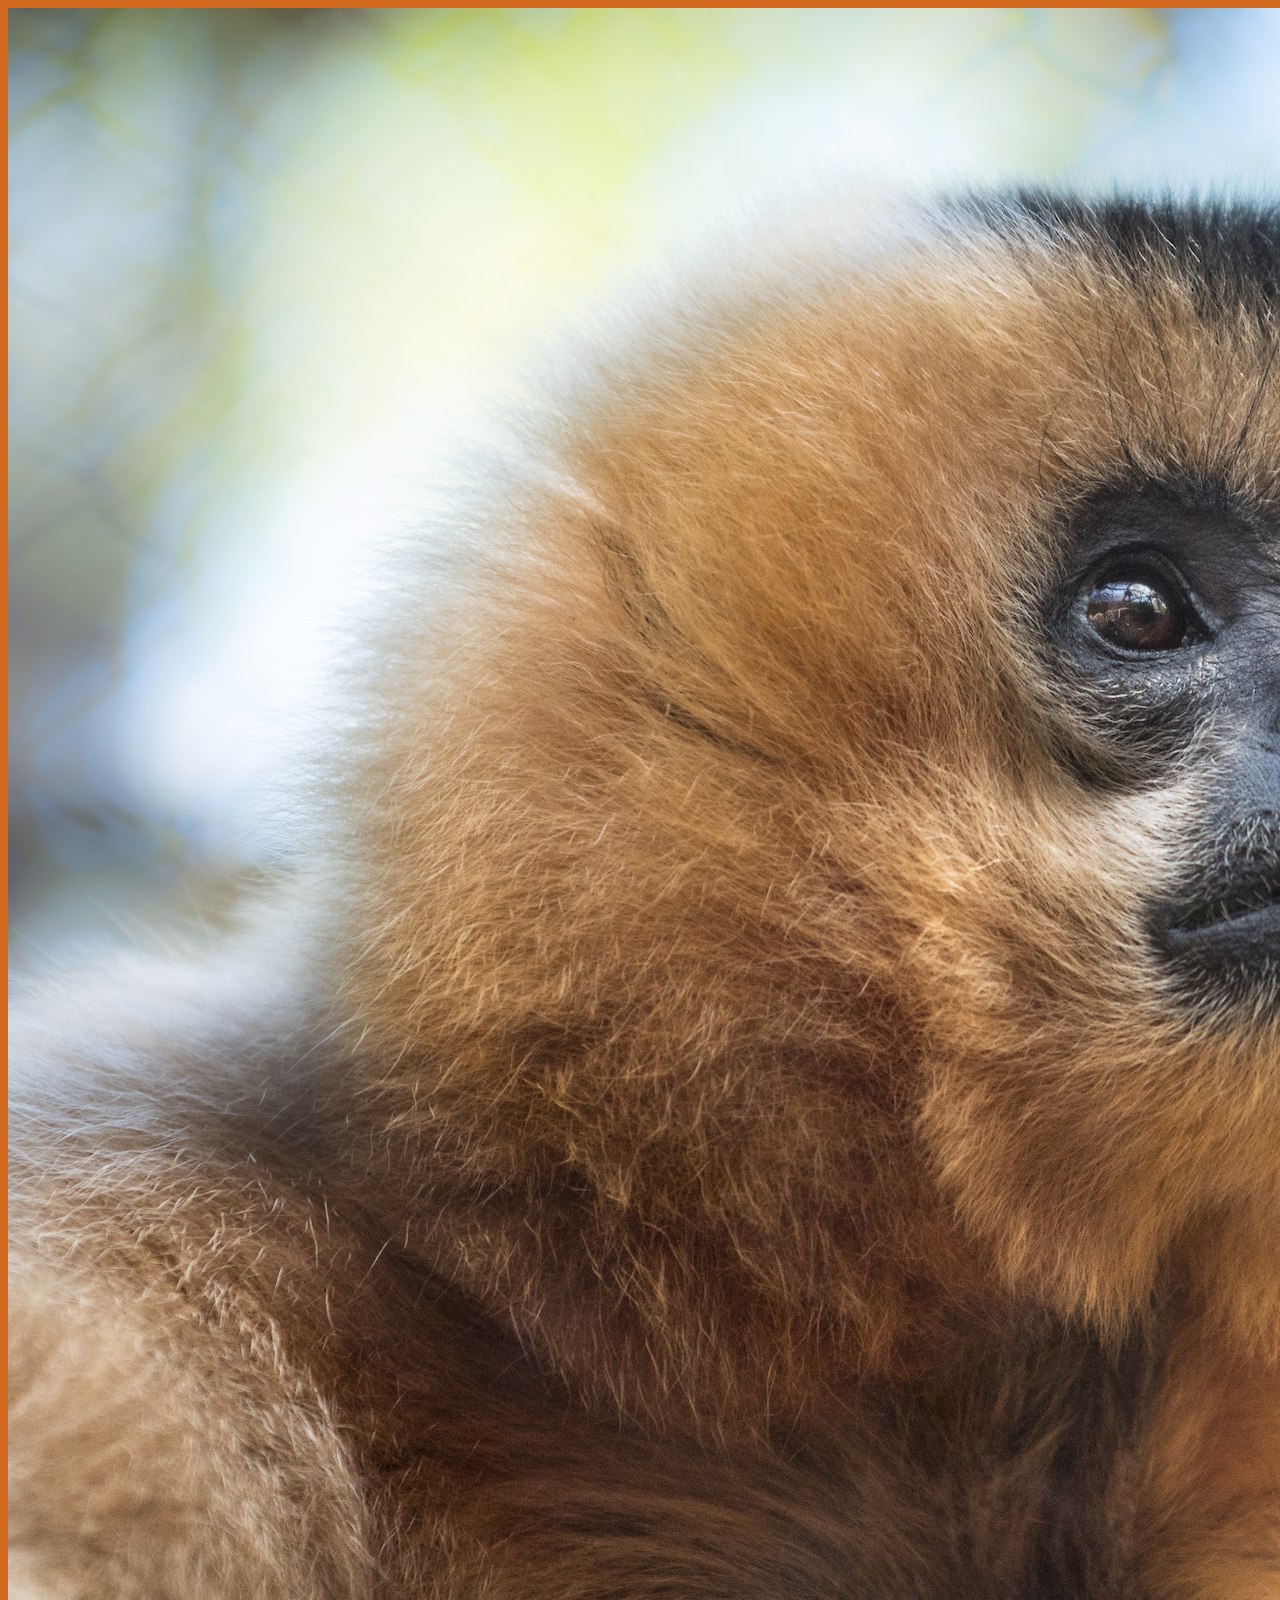
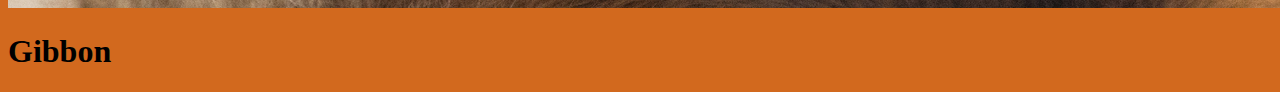
<file: index.html>
<!DOCTYPE html>
<html>
<head>
    <meta charset="UTF-8">
    <meta name="viewport" content="width=device-width, initial-scale=1.0">
    <title>Gibbon</title>
    <link rel="icon" href="./img/gibbon-icon.PNG">
    <link rel="stylesheet" href="./css/style.css?v=2">
</head>
<body>
    
    <!-- header -->
    <header>
        <img src="./img/Gibbon-Golden.jpg" alt="Picture of a Gibbon">
        <h1>Gibbon</h1>
        
    </header>
    <!-- main -->
    <main>


    </main>
    <!-- footer -->
    <footer>


    </footer>
</body>
</html>
</file>
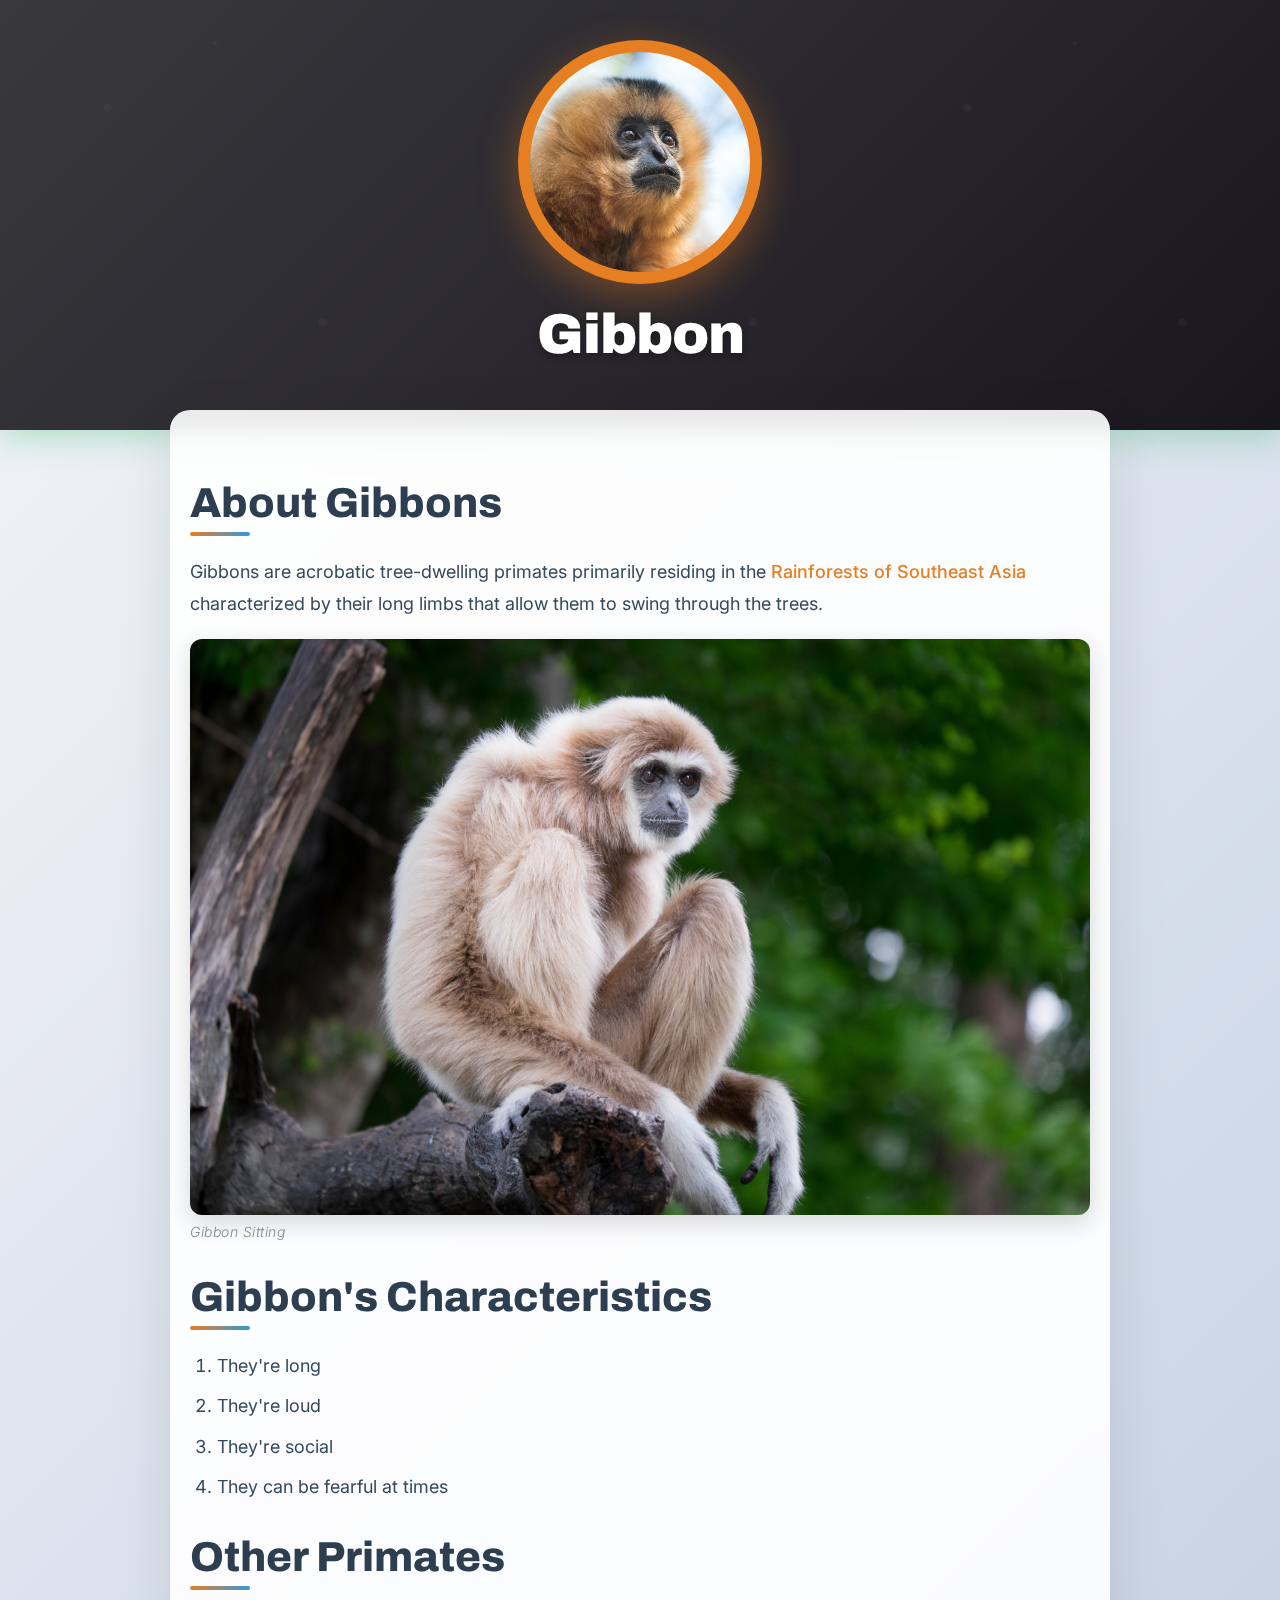
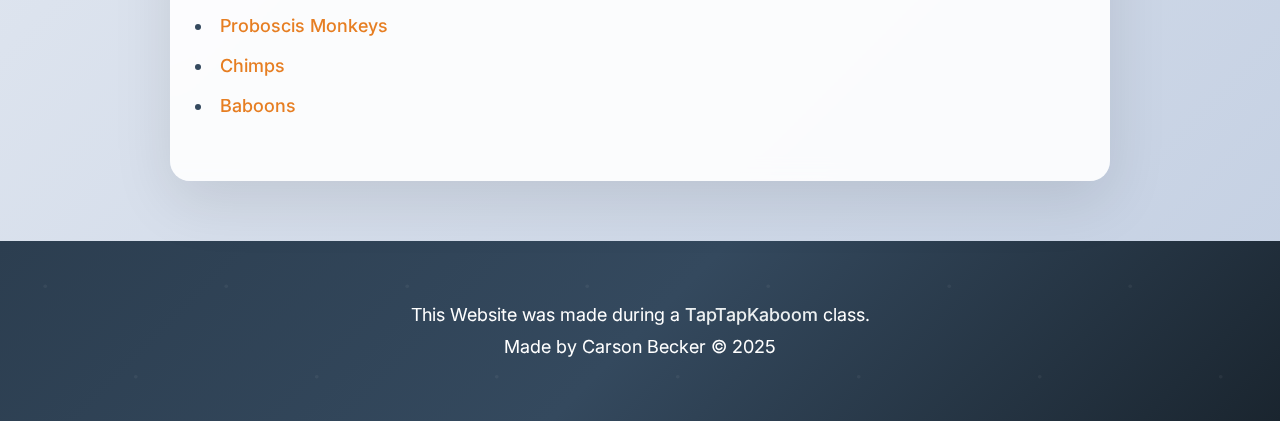
<file: gibbon2.html>
<!DOCTYPE html>
<html>
<head>
    <meta charset="UTF-8">
    <meta name="viewport" content="width=device-width, user-scalable=no, initial-scale=1.0">
    <title>Gibbon</title>
    <link rel="icon" href="./img/gibbon-icon.PNG">
    <link rel="stylesheet" href="./css/style2.css">
</head>
<body>
    
    <!-- header -->
    <header>
        <div class="pfp"></div>
        <h1>Gibbon</h1>

    </header>
    <!-- main -->
    <main>
        <h2>About Gibbons</h2>
        <p>Gibbons are acrobatic tree-dwelling primates primarily residing in the<a href="https://www.britannica.com/place/Southeast-Asia/Plant-life" target="_blank"> Rainforests of Southeast Asia </a>characterized by their long limbs that allow them to swing through the trees.</p>
        <img src="./img/gibbon-sitting.jpg" alt="Gibbon Sitting">
        <p class="cap">Gibbon Sitting</p>
        <h2> Gibbon's Characteristics</h2>
        <ol>
            <li>They're long</li>
            <li>They're loud</li>
            <li>They're social</li>
            <li>They can be fearful at times</li>
        </ol>
        <h2>Other Primates</h2>
        <ul>
            <li><a href="./proboscis.html">Proboscis Monkeys</a></li>
            <li><a href="https://en.wikipedia.org/wiki/Chimpanzee" target="_blank">Chimps</a></li>
            <li><a href="https://en.wikipedia.org/wiki/Baboon" target="_blank">Baboons</a></li>
        </ul>
    </main>
    <!-- footer -->
    <footer>
        <div class="content">
        <p>This Website was made during a <a href="https://www.taptapkaboom.com" target="_blank">TapTapKaboom</a> class. <br>Made by Carson Becker &#169; 2025</p>
        </div>
    </footer>
</body>
</html>
</file>
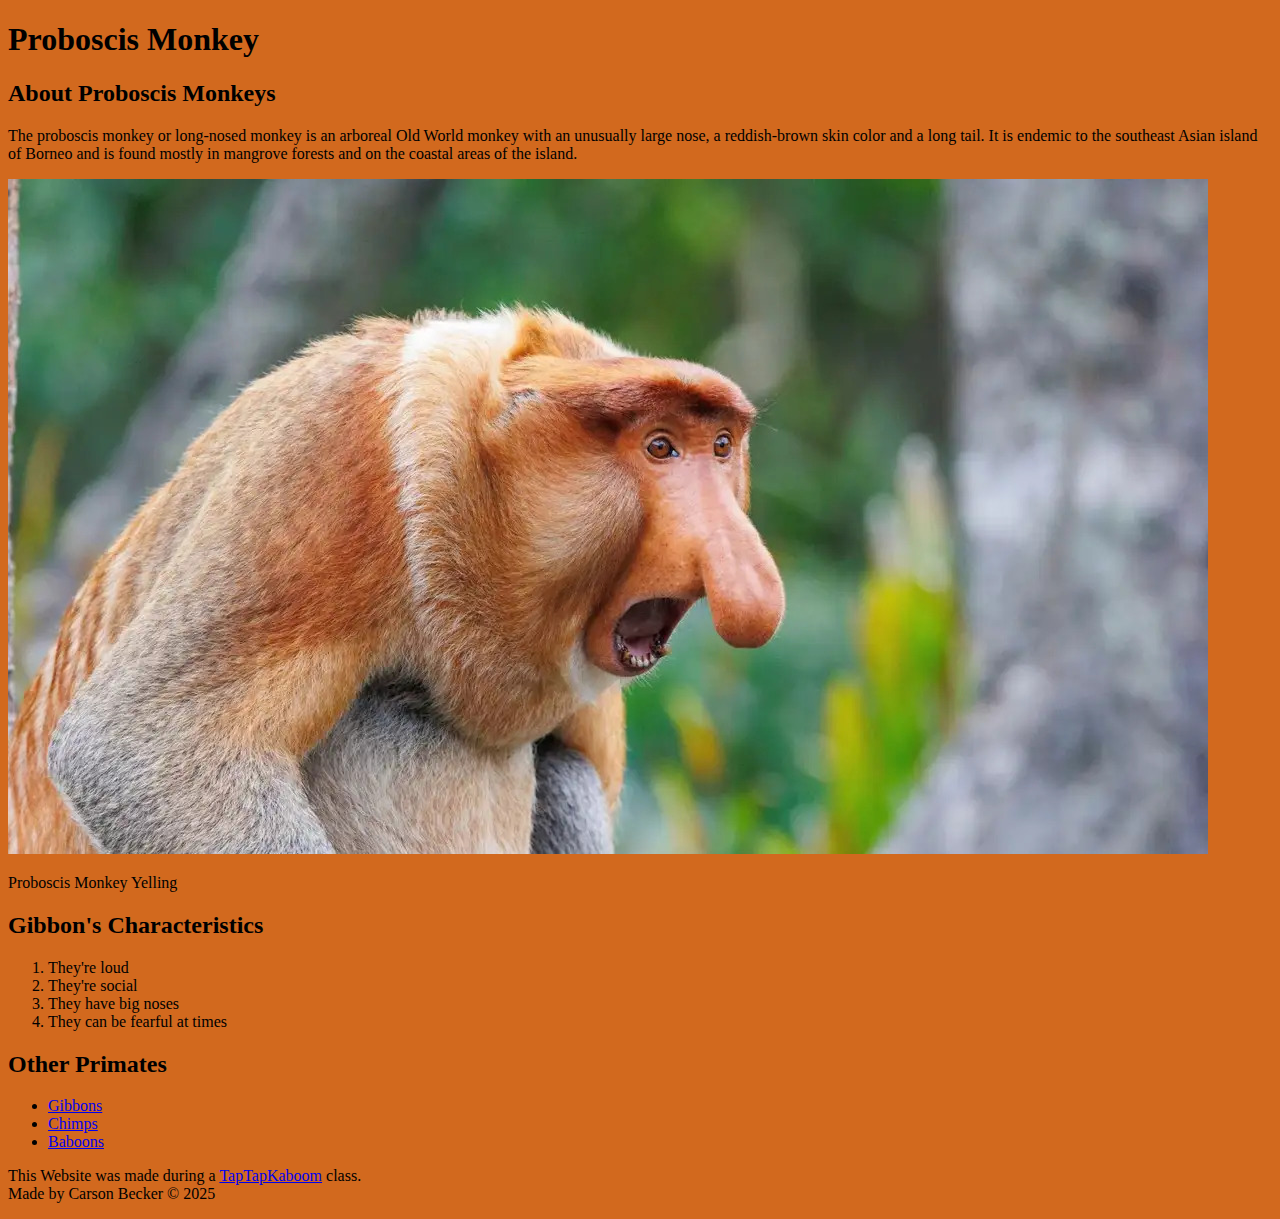
<file: proboscis.html>
<!DOCTYPE html>
<html>
<head>
    <meta charset="UTF-8">
    <meta name="viewport" content="width=device-width, user-scalable=no, initial-scale=1.0">
    <title>Proboscis Monkey</title>
    <link rel="icon" href="./img/proboscis-icon.jpg">
    <link rel="stylesheet" href="./css/style.css?v=2">
</head>
<body>
    
    <!-- header -->
    <header>
        <div class="pfp proboscis"></div>
        <h1>Proboscis Monkey</h1>

    </header>
    <!-- main -->
    <main>
        <h2>About Proboscis Monkeys</h2>
        <p>The proboscis monkey or long-nosed monkey is an arboreal Old World monkey with an unusually large nose, a reddish-brown skin color and a long tail. It is endemic to the southeast Asian island of Borneo and is found mostly in mangrove forests and on the coastal areas of the island.</p>
        <img src="./img/proboscis-icon.jpg" alt="Proboscis Yelling">
        <p class="cap">Proboscis Monkey Yelling</p>
        <h2> Gibbon's Characteristics</h2>
        <ol>
            <li>They're loud</li>
            <li>They're social</li>
            <li>They have big noses</li>
            <li>They can be fearful at times</li>
        </ol>
        <h2>Other Primates</h2>
        <ul>
            <li><a href="./index.html">Gibbons</a></li>
            <li><a href="https://en.wikipedia.org/wiki/Chimpanzee">Chimps</a></li>
            <li><a href="https://en.wikipedia.org/wiki/Baboon" target="_blank">Baboons</a></li>
        </ul>
    </main>
    <!-- footer -->
    <footer>
        <div class="content">
        <p>This Website was made during a <a href="https://www.taptapkaboom.com" target="_blank">TapTapKaboom</a> class. <br>Made by Carson Becker &#169; 2025</p>
        </div>
    </footer>
</body>
</html>
</file>
<file: css/style.css>
body{
    background-color: chocolate;
}
</file>
<file: css/style2.css>
@import url('https://fonts.googleapis.com/css2?family=Archivo:ital,wght@0,100..900;1,100..900&display=swap');
@import url('https://fonts.googleapis.com/css2?family=Inter:wght@300;400;500;600;700;800;900&display=swap');

body{
    font-family: 'Inter', Arial, Helvetica, sans-serif;
    background: linear-gradient(135deg, #f5f7fa 0%, #c3cfe2 100%);
    min-height: 100vh;
    color: #2c3e50;
}

html, body{
    margin: 0;
    padding: 0;
}

p, ul, ol{
    font-size: 18px;
    line-height: 1.8;
    font-weight: 400;
    color: #34495e;
}

ul, ol{
    padding: 0;
    list-style-position: inside;
}

ul li, ol li {
    margin-bottom: 8px;
    position: relative;
    padding-left: 5px;
}

a{
    color: #e67e22;
    text-decoration: none;
    font-weight: 500;
    transition: all 0.3s ease;
    position: relative;
}

a:hover{
    color: #3498db;
    transform: translateY(-1px);
}

a:active{
    color: #9b59b6;
    transform: translateY(0);
}

a::after {
    content: '';
    position: absolute;
    width: 0;
    height: 2px;
    bottom: -2px;
    left: 0;
    background: linear-gradient(90deg, #e67e22, #3498db);
    transition: width 0.3s ease;
}

a:hover::after {
    width: 100%;
}

p.cap{
    font-size: 14px;
    color: #7f8c8d;
    font-style: italic;
    margin-top: 0px;
    font-weight: 300;
    letter-spacing: 0.5px;
}

header{
    text-align: center;
    background: linear-gradient(135deg, #39393b 0%, #2b292f 50%, #18151c 100%);
    padding: 40px 20px;
    box-shadow: 0 8px 32px rgba(39, 174, 96, 0.3);
    position: relative;
    overflow: hidden;
}

header::before {
    content: '';
    position: absolute;
    top: 0;
    left: 0;
    right: 0;
    bottom: 0;
    background: url('data:image/svg+xml,<svg xmlns="http://www.w3.org/2000/svg" viewBox="0 0 100 100"><defs><pattern id="grain" width="100" height="100" patternUnits="userSpaceOnUse"><circle cx="25" cy="25" r="1" fill="rgba(255,255,255,0.1)"/><circle cx="75" cy="75" r="1" fill="rgba(255,255,255,0.1)"/><circle cx="50" cy="10" r="0.5" fill="rgba(255,255,255,0.1)"/></pattern></defs><rect width="100" height="100" fill="url(%23grain)"/></svg>');
    opacity: 0.3;
}

header .pfp{
    width: 220px;
    height: 220px;
    border: 12px solid #e67e22;
    border-radius: 50%;
    background-image: url('./../img/Gibbon-Golden.jpg');
    background-repeat: no-repeat;
    background-position: center center;
    background-size: cover;
    margin: 0 auto;
    box-shadow: 0 12px 40px rgba(230, 126, 34, 0.4);
    transition: all 0.4s ease;
    position: relative;
    z-index: 2;
}

header .pfp:hover {
    transform: scale(1.05);
    box-shadow: 0 16px 50px rgba(230, 126, 34, 0.6);
}

header .pfp.proboscis{
    border: 12px solid #3498db;
    background-image: url('./../img/proboscis-main.PNG');
    background-position: center center;
    background-size: cover;
    box-shadow: 0 12px 40px rgba(52, 152, 219, 0.4);
}

header .pfp.proboscis:hover {
    box-shadow: 0 16px 50px rgba(52, 152, 219, 0.6);
}

h1{
    font-family: "Archivo", sans-serif;
    font-optical-sizing: auto;
    font-weight: 900;
    font-style: normal;
    font-size: 56px;
    margin: 20px 0 25px 0;
    color: white;
    text-shadow: 0 4px 8px rgba(0, 0, 0, 0.3);
    letter-spacing: -1px;
    position: relative;
    z-index: 2;
}

h2{
    font-family: "Archivo", sans-serif;
    font-optical-sizing: auto;
    font-weight: 800;
    font-style: normal;
    font-size: 42px;
    margin: 30px 0 20px 0;
    color: #2c3e50;
    position: relative;
    padding-bottom: 10px;
}

h2::after {
    content: '';
    position: absolute;
    bottom: 0;
    left: 0;
    width: 60px;
    height: 4px;
    background: linear-gradient(90deg, #e67e22, #3498db);
    border-radius: 2px;
}

@media (max-width: 600px) {
    h1 {
        font-size: 44px;
    }
    h2 {
        font-size: 36px;
    }   
}

main{
    max-width: 900px;
    margin: 0 auto;
    padding: 40px 20px;
    background: rgba(255, 255, 255, 0.9);
    backdrop-filter: blur(10px);
    border-radius: 20px;
    margin-top: -20px;
    box-shadow: 0 20px 60px rgba(0, 0, 0, 0.1);
    position: relative;
    z-index: 1;
}

main img{
    max-width: 100%;
    border-radius: 12px;
    box-shadow: 0 8px 25px rgba(0, 0, 0, 0.15);
    transition: transform 0.3s ease;
}

main img:hover {
    transform: translateY(-5px);
    box-shadow: 0 12px 35px rgba(0, 0, 0, 0.2);
}

/*footer*/
footer{
    background: linear-gradient(135deg, #2c3e50 0%, #34495e 50%, #1a252f 100%);
    padding: 40px 30px;
    text-align: center;
    color: white;
    margin-top: 60px;
    position: relative;
    overflow: hidden;
}

footer::before {
    content: '';
    position: absolute;
    top: 0;
    left: 0;
    right: 0;
    bottom: 0;
    background: url('data:image/svg+xml,<svg xmlns="http://www.w3.org/2000/svg" viewBox="0 0 100 100"><defs><pattern id="grain2" width="100" height="100" patternUnits="userSpaceOnUse"><circle cx="25" cy="25" r="1" fill="rgba(255,255,255,0.05)"/><circle cx="75" cy="75" r="1" fill="rgba(255,255,255,0.05)"/></pattern></defs><rect width="100" height="100" fill="url(%23grain2)"/></svg>');
    z-index: 1;
}

footer .content{
    color: white !important;
    max-width: 800px;
    margin: 0 auto;
    position: relative;
    z-index: 2;
}

footer p, footer div, footer span {
    color: white !important;
}

footer a{
    color: #ecf0f1;
    font-weight: 500;
    transition: all 0.3s ease;
}

footer a:hover{
    color: #e67e22;
    text-shadow: 0 0 8px rgba(230, 126, 34, 0.5);
}

@media (max-width: 600px) {
    footer p{
        font-size: 16px;
    }
    
    main {
        margin: -10px 10px 0 10px;
        padding: 30px 15px;
    }
    
    header {
        padding: 30px 15px;
    }
    
    header .pfp {
        width: 180px;
        height: 180px;
    }
}
</file>
